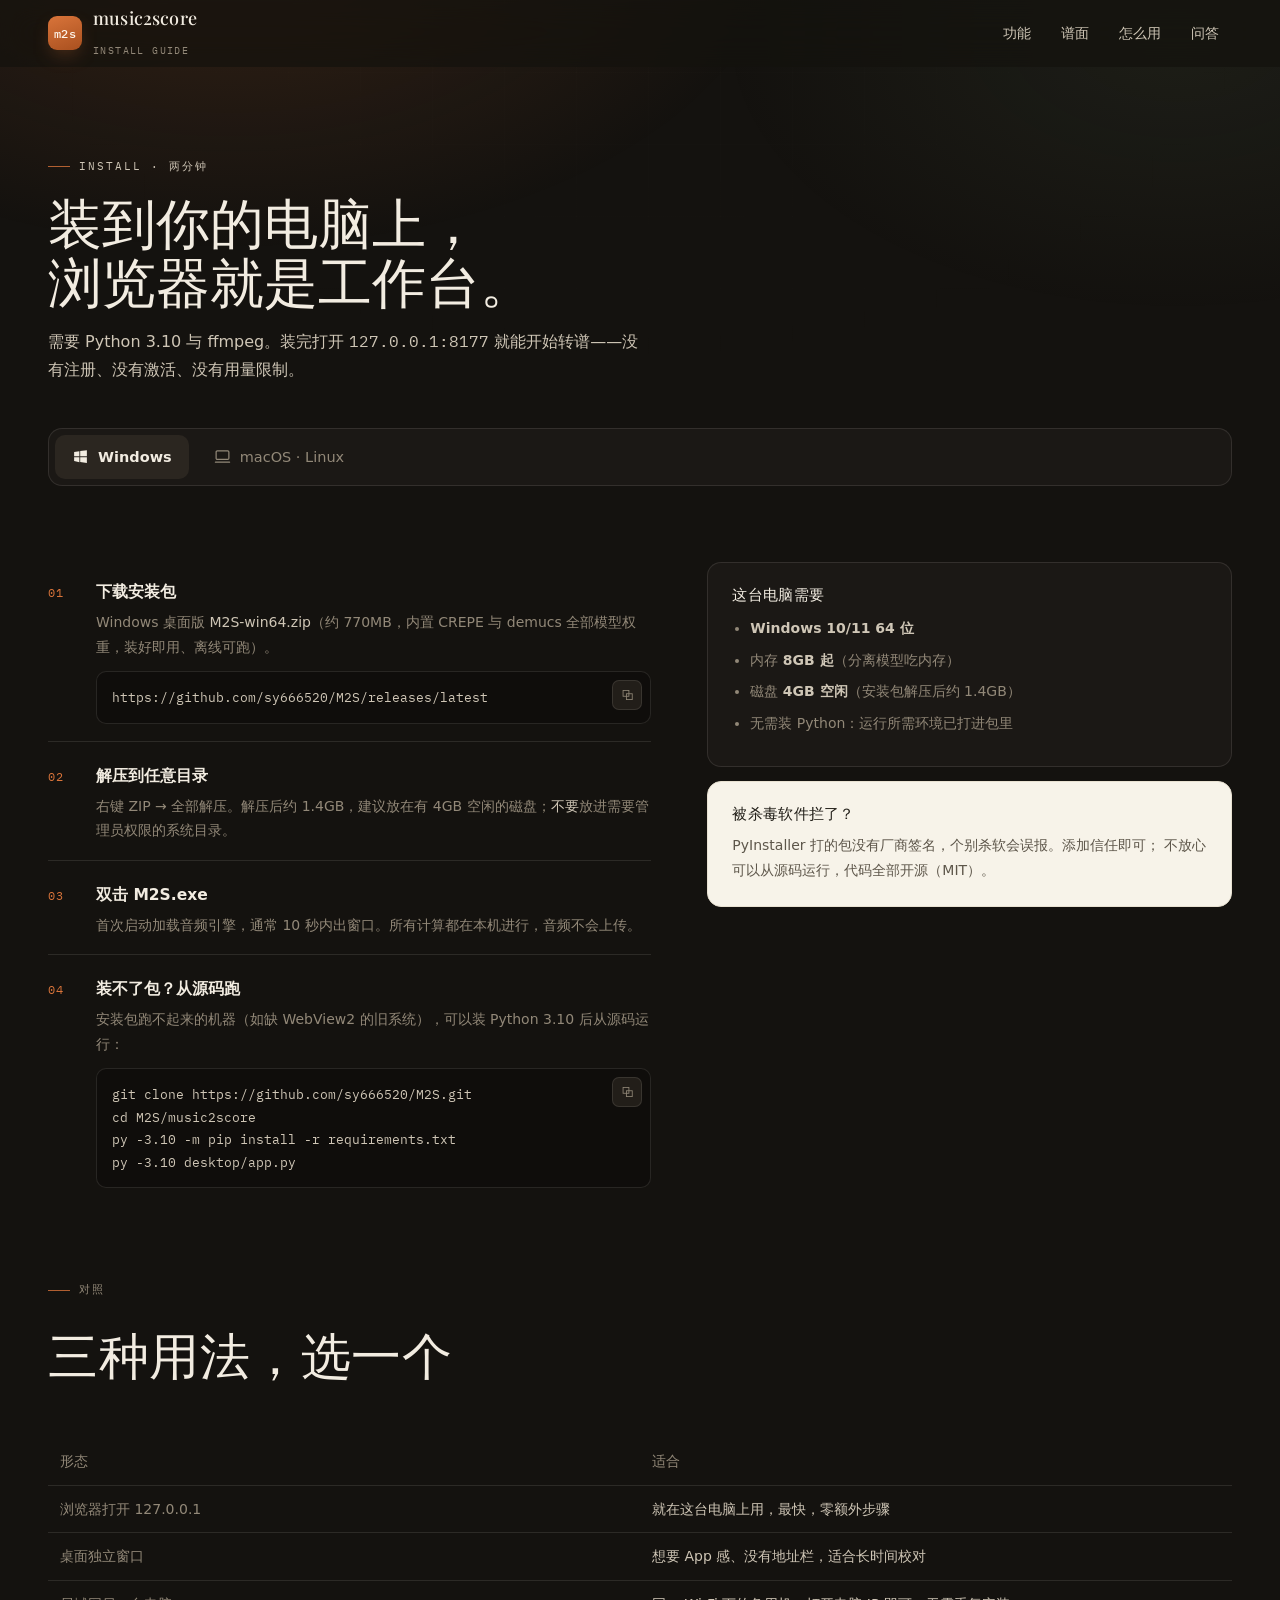
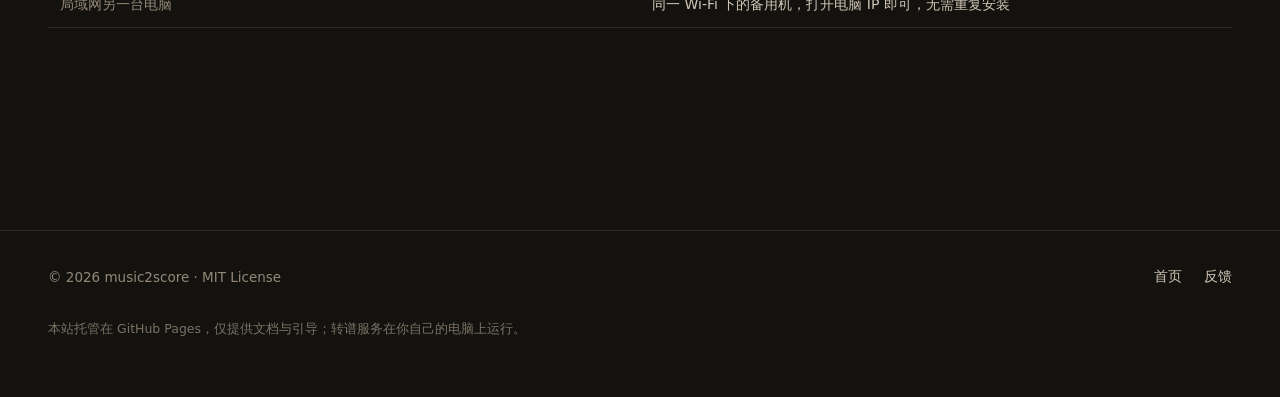
<file: docs/install.html>
<!DOCTYPE html>
<html lang="zh-CN">
<head>
<meta charset="UTF-8">
<meta name="viewport" content="width=device-width, initial-scale=1, viewport-fit=cover">
<title>安装 · music2score</title>
<meta name="description" content="music2score 安装指南：Windows / macOS / Linux 运行。需要 Python 3.10 与 ffmpeg。">
<meta name="theme-color" content="#14120f">
<link rel="canonical" href="https://sy666520.github.io/M2S/install.html">
<link rel="icon" href="icons/icon.svg" type="image/svg+xml">
<link rel="stylesheet" href="styles/site.css">
</head>
<body>

<header class="nav" id="nav">
  <div class="wrap nav-inner">
    <a class="brand" href="./">
      <span class="brand-mark">m2s</span>
      <span>
        <span class="brand-name">music2score</span><br>
        <span class="brand-tag">install guide</span>
      </span>
    </a>
    <nav class="nav-links" id="navLinks" aria-label="主导航">
      <a href="index.html#features">功能</a>
      <a href="index.html#look">谱面</a>
      <a href="index.html#how">怎么用</a>
      <a href="index.html#faq">问答</a>
    </nav>
    <button class="nav-toggle" id="navToggle" type="button" aria-label="展开菜单" aria-expanded="false" aria-controls="navLinks">
      <svg width="18" height="18" viewBox="0 0 24 24" fill="none" stroke="currentColor" stroke-width="1.8" stroke-linecap="round">
        <path d="M4 7h16M4 12h16M4 17h16"/>
      </svg>
    </button>
  </div>
</header>

<main class="wrap">

  <section class="install-hero">
    <p class="kicker reveal">Install · 两分钟</p>
    <h1 class="reveal" data-delay="1">装到你的电脑上，<br>浏览器就是工作台。</h1>
    <p class="reveal" data-delay="2">
      需要 Python 3.10 与 ffmpeg。装完打开 <code style="font-family:var(--mono);color:var(--text-dim)">127.0.0.1:8177</code>
      就能开始转谱——没有注册、没有激活、没有用量限制。
    </p>

    <div class="platform-tabs reveal" data-delay="4" role="tablist" aria-label="平台">
      <button class="ptab" role="tab" id="pt-win" aria-controls="p-win" aria-selected="true">
        <svg viewBox="0 0 24 24" fill="currentColor" aria-hidden="true"><path d="M3 5.6l7.4-1v7.1H3V5.6Zm8.6-1.2L21 3v8.7h-9.4V4.4ZM3 12.9h7.4v7.1L3 18.4v-5.5Zm8.6 0H21V21l-9.4-1.3v-6.8Z"/></svg>
        Windows
      </button>
      <button class="ptab" role="tab" id="pt-mac" aria-controls="p-mac" aria-selected="false">
        <svg viewBox="0 0 24 24" fill="none" stroke="currentColor" stroke-width="1.7" stroke-linecap="round" stroke-linejoin="round" aria-hidden="true"><rect x="3" y="4" width="18" height="12" rx="1.6"/><path d="M2 20h20"/></svg>
        macOS · Linux
      </button>
    </div>
  </section>

  <!-- ================= Windows ================= -->
  <section class="plat-panel is-active" id="p-win" role="tabpanel" aria-labelledby="pt-win">
    <div class="plat-grid">
      <ol class="install-steps">
        <li>
          <span class="num">01</span>
          <div>
            <b>下载安装包</b>
            <p>Windows 桌面版 <em>M2S-win64.zip</em>（约 770MB，内置 CREPE 与 demucs 全部模型权重，装好即用、离线可跑）。</p>
            <div class="code"><button class="copy" type="button" aria-label="复制">⧉</button>https://github.com/sy666520/M2S/releases/latest</div>
          </div>
        </li>
        <li>
          <span class="num">02</span>
          <div>
            <b>解压到任意目录</b>
            <p>右键 ZIP → 全部解压。解压后约 1.4GB，建议放在有 4GB 空闲的磁盘；<em>不要</em>放进需要管理员权限的系统目录。</p>
          </div>
        </li>
        <li>
          <span class="num">03</span>
          <div>
            <b>双击 M2S.exe</b>
            <p>首次启动加载音频引擎，通常 10 秒内出窗口。所有计算都在本机进行，音频不会上传。</p>
          </div>
        </li>
        <li>
          <span class="num">04</span>
          <div>
            <b>装不了包？从源码跑</b>
            <p>安装包跑不起来的机器（如缺 WebView2 的旧系统），可以装 Python 3.10 后从源码运行：</p>
            <div class="code"><button class="copy" type="button" aria-label="复制">⧉</button>git clone https://github.com/sy666520/M2S.git
cd M2S/music2score
py -3.10 -m pip install -r requirements.txt
py -3.10 desktop/app.py</div>
          </div>
        </li>
      </ol>

      <aside>
        <div class="side-card">
          <h3>这台电脑需要</h3>
          <ul>
            <li><strong>Windows 10/11 64 位</strong></li>
            <li>内存 <strong>8GB 起</strong>（分离模型吃内存）</li>
            <li>磁盘 <strong>4GB 空闲</strong>（安装包解压后约 1.4GB）</li>
            <li>无需装 Python：运行所需环境已打进包里</li>
          </ul>
        </div>
        <div class="side-card paper">
          <h3>被杀毒软件拦了？</h3>
          <p style="color:var(--ink-soft);font-size:14px;margin:10px 0 0">
            PyInstaller 打的包没有厂商签名，个别杀软会误报。添加信任即可；
            不放心可以从源码运行，代码全部开源（MIT）。
          </p>
        </div>
      </aside>
    </div>
  </section>

  <!-- ================= macOS / Linux ================= -->
  <section class="plat-panel" id="p-mac" role="tabpanel" aria-labelledby="pt-mac">
    <div class="plat-grid">
      <ol class="install-steps">
        <li>
          <span class="num">01</span>
          <div>
            <b>装 Python 3.10 与 ffmpeg</b>
            <div class="code"><button class="copy" type="button" aria-label="复制">⧉</button># macOS
brew install python@3.10 ffmpeg

# Ubuntu / Debian
sudo apt install python3.10 python3.10-venv ffmpeg</div>
          </div>
        </li>
        <li>
          <span class="num">02</span>
          <div>
            <b>建虚拟环境并装依赖</b>
            <p>别装进系统 Python，避免和系统包打架。</p>
            <div class="code"><button class="copy" type="button" aria-label="复制">⧉</button>git clone https://github.com/sy666520/M2S.git
cd M2S/music2score
python3.10 -m venv .venv &amp;&amp; source .venv/bin/activate
pip install -r requirements.txt</div>
          </div>
        </li>
        <li>
          <span class="num">03</span>
          <div>
            <b>启动</b>
            <div class="code"><button class="copy" type="button" aria-label="复制">⧉</button>python -m uvicorn backend.main:app --port 8177</div>
            <p>Apple Silicon 会自动走 MPS 加速；Intel Mac 走 CPU，速度约为同价位 PC 的一半。</p>
          </div>
        </li>
      </ol>

      <aside>
        <div class="side-card">
          <h3>说明</h3>
          <ul>
            <li>M 系列芯片：<strong>MPS 加速可用</strong></li>
            <li>Linux 服务器：加 <code style="font-family:var(--mono)">--host 0.0.0.0</code> 可供局域网其他电脑访问</li>
            <li>桌面壳依赖 WebKit，macOS 自带</li>
          </ul>
        </div>
        <div class="side-card paper">
          <h3>打印友好</h3>
          <p>导出的简谱与六线谱是矢量 SVG，A4 直出不失真，可交给打印店装订。</p>
        </div>
      </aside>
    </div>
  </section>

  <section class="section" style="padding-top:clamp(40px,6vw,64px)">
    <div class="section-head reveal">
      <p class="kicker">对照</p>
      <h2 class="section-title">三种用法，选一个</h2>
    </div>
    <table class="spec-table reveal">
      <thead>
        <tr><th scope="col">形态</th><th scope="col">适合</th></tr>
      </thead>
      <tbody>
        <tr><th scope="row">浏览器打开 127.0.0.1</th><td>就在这台电脑上用，最快，零额外步骤</td></tr>
        <tr><th scope="row">桌面独立窗口</th><td>想要 App 感、没有地址栏，适合长时间校对</td></tr>
        <tr><th scope="row">局域网另一台电脑</th><td>同一 Wi-Fi 下的备用机，打开电脑 IP 即可，无需重复安装</td></tr>
      </tbody>
    </table>
  </section>

</main>

<footer class="footer">
  <div class="wrap footer-inner">
    <div>© <span id="year">2026</span> music2score · MIT License</div>
    <nav class="footer-links" aria-label="页脚链接">
      <a href="index.html">首页</a>
      <a href="https://github.com/sy666520/M2S/issues" target="_blank" rel="noopener">反馈</a>
    </nav>
    <p class="footer-note">本站托管在 GitHub Pages，仅提供文档与引导；转谱服务在你自己的电脑上运行。</p>
  </div>
</footer>

<script src="scripts/site.js"></script>
</body>
</html>
</file>
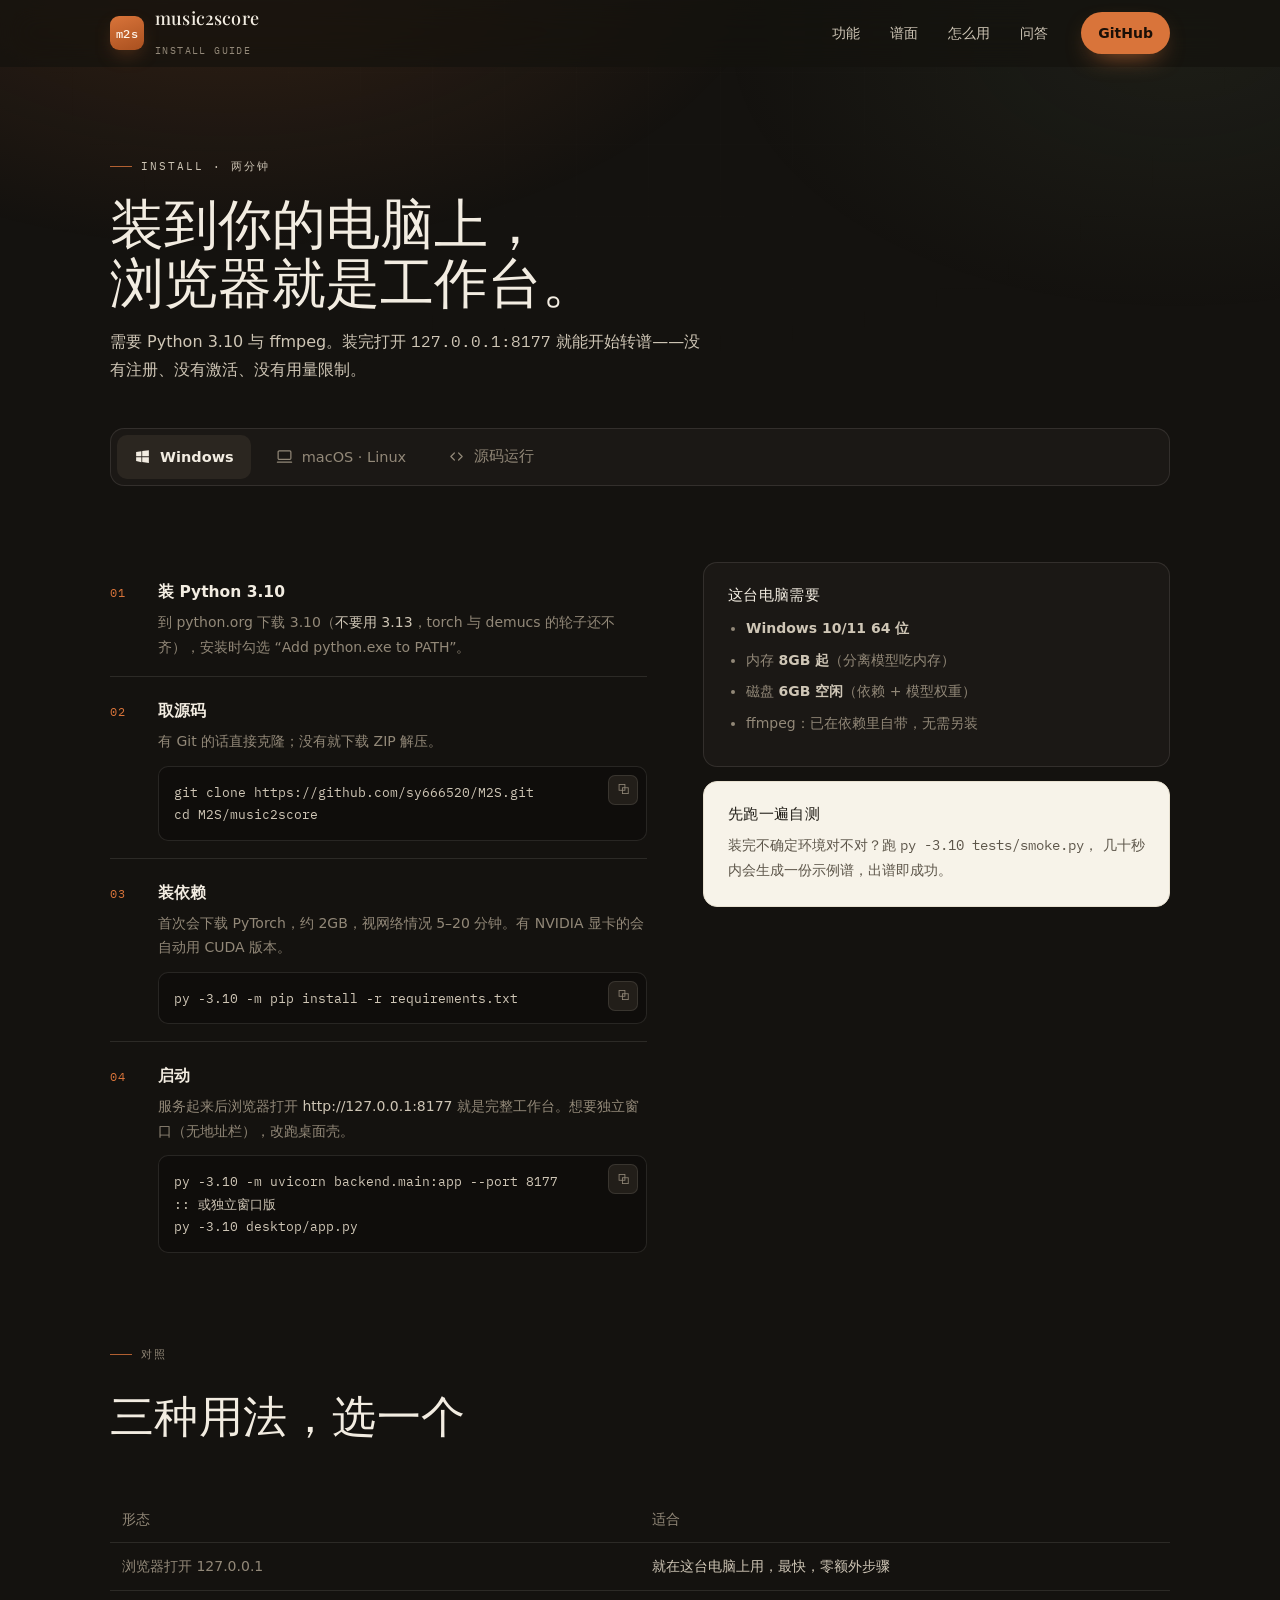
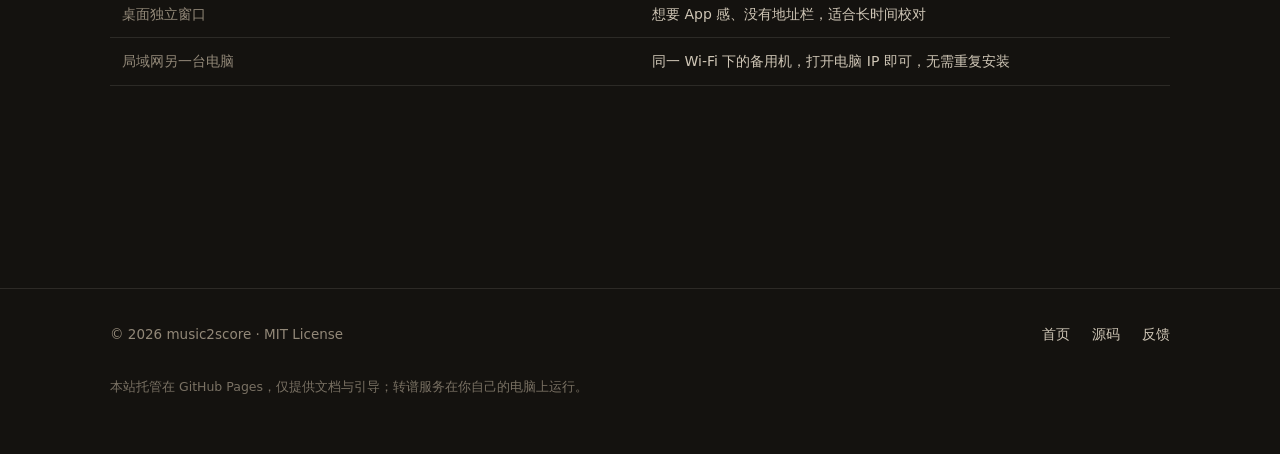
<file: site/install.html>
<!DOCTYPE html>
<html lang="zh-CN">
<head>
<meta charset="UTF-8">
<meta name="viewport" content="width=device-width, initial-scale=1, viewport-fit=cover">
<title>安装 · music2score</title>
<meta name="description" content="music2score 安装指南：Windows / macOS / Linux 运行，或从源码启动。需要 Python 3.10 与 ffmpeg。">
<meta name="theme-color" content="#14120f">
<link rel="canonical" href="https://sy666520.github.io/M2S/install.html">
<link rel="icon" href="icons/icon.svg" type="image/svg+xml">
<link rel="stylesheet" href="styles/site.css">
</head>
<body>

<header class="nav" id="nav">
  <div class="wrap nav-inner">
    <a class="brand" href="./">
      <span class="brand-mark">m2s</span>
      <span>
        <span class="brand-name">music2score</span><br>
        <span class="brand-tag">install guide</span>
      </span>
    </a>
    <nav class="nav-links" id="navLinks" aria-label="主导航">
      <a href="index.html#features">功能</a>
      <a href="index.html#look">谱面</a>
      <a href="index.html#how">怎么用</a>
      <a href="index.html#faq">问答</a>
    </nav>
    <a class="nav-cta" href="https://github.com/sy666520/M2S" target="_blank" rel="noopener">GitHub</a>
    <button class="nav-toggle" id="navToggle" type="button" aria-label="展开菜单" aria-expanded="false" aria-controls="navLinks">
      <svg width="18" height="18" viewBox="0 0 24 24" fill="none" stroke="currentColor" stroke-width="1.8" stroke-linecap="round">
        <path d="M4 7h16M4 12h16M4 17h16"/>
      </svg>
    </button>
  </div>
</header>

<main class="wrap">

  <section class="install-hero">
    <p class="kicker reveal">Install · 两分钟</p>
    <h1 class="reveal" data-delay="1">装到你的电脑上，<br>浏览器就是工作台。</h1>
    <p class="reveal" data-delay="2">
      需要 Python 3.10 与 ffmpeg。装完打开 <code style="font-family:var(--mono);color:var(--text-dim)">127.0.0.1:8177</code>
      就能开始转谱——没有注册、没有激活、没有用量限制。
    </p>

    <div class="platform-tabs reveal" data-delay="4" role="tablist" aria-label="平台">
      <button class="ptab" role="tab" id="pt-win" aria-controls="p-win" aria-selected="true">
        <svg viewBox="0 0 24 24" fill="currentColor" aria-hidden="true"><path d="M3 5.6l7.4-1v7.1H3V5.6Zm8.6-1.2L21 3v8.7h-9.4V4.4ZM3 12.9h7.4v7.1L3 18.4v-5.5Zm8.6 0H21V21l-9.4-1.3v-6.8Z"/></svg>
        Windows
      </button>
      <button class="ptab" role="tab" id="pt-mac" aria-controls="p-mac" aria-selected="false">
        <svg viewBox="0 0 24 24" fill="none" stroke="currentColor" stroke-width="1.7" stroke-linecap="round" stroke-linejoin="round" aria-hidden="true"><rect x="3" y="4" width="18" height="12" rx="1.6"/><path d="M2 20h20"/></svg>
        macOS · Linux
      </button>
      <button class="ptab" role="tab" id="pt-src" aria-controls="p-src" aria-selected="false">
        <svg viewBox="0 0 24 24" fill="none" stroke="currentColor" stroke-width="1.7" stroke-linecap="round" stroke-linejoin="round" aria-hidden="true"><path d="M9 7l-5 5 5 5M15 7l5 5-5 5"/></svg>
        源码运行
      </button>
    </div>
  </section>

  <!-- ================= Windows ================= -->
  <section class="plat-panel is-active" id="p-win" role="tabpanel" aria-labelledby="pt-win">
    <div class="plat-grid">
      <ol class="install-steps">
        <li>
          <span class="num">01</span>
          <div>
            <b>装 Python 3.10</b>
            <p>到 python.org 下载 3.10（<em>不要用 3.13</em>，torch 与 demucs 的轮子还不齐），安装时勾选 “Add python.exe to PATH”。</p>
          </div>
        </li>
        <li>
          <span class="num">02</span>
          <div>
            <b>取源码</b>
            <p>有 Git 的话直接克隆；没有就下载 ZIP 解压。</p>
            <div class="code"><button class="copy" type="button" aria-label="复制">⧉</button>git clone https://github.com/sy666520/M2S.git
cd M2S/music2score</div>
          </div>
        </li>
        <li>
          <span class="num">03</span>
          <div>
            <b>装依赖</b>
            <p>首次会下载 PyTorch，约 2GB，视网络情况 5–20 分钟。有 NVIDIA 显卡的会自动用 CUDA 版本。</p>
            <div class="code"><button class="copy" type="button" aria-label="复制">⧉</button>py -3.10 -m pip install -r requirements.txt</div>
          </div>
        </li>
        <li>
          <span class="num">04</span>
          <div>
            <b>启动</b>
            <p>服务起来后浏览器打开 <em>http://127.0.0.1:8177</em> 就是完整工作台。想要独立窗口（无地址栏），改跑桌面壳。</p>
            <div class="code"><button class="copy" type="button" aria-label="复制">⧉</button>py -3.10 -m uvicorn backend.main:app --port 8177
:: 或独立窗口版
py -3.10 desktop/app.py</div>
          </div>
        </li>
      </ol>

      <aside>
        <div class="side-card">
          <h3>这台电脑需要</h3>
          <ul>
            <li><strong>Windows 10/11 64 位</strong></li>
            <li>内存 <strong>8GB 起</strong>（分离模型吃内存）</li>
            <li>磁盘 <strong>6GB 空闲</strong>（依赖 + 模型权重）</li>
            <li>ffmpeg：已在依赖里自带，无需另装</li>
          </ul>
        </div>
        <div class="side-card paper">
          <h3>先跑一遍自测</h3>
          <p style="color:var(--ink-soft);font-size:14px;margin:10px 0 0">
            装完不确定环境对不对？跑 <code style="font-family:var(--mono)">py -3.10 tests/smoke.py</code>，
            几十秒内会生成一份示例谱，出谱即成功。
          </p>
        </div>
      </aside>
    </div>
  </section>

  <!-- ================= macOS / Linux ================= -->
  <section class="plat-panel" id="p-mac" role="tabpanel" aria-labelledby="pt-mac">
    <div class="plat-grid">
      <ol class="install-steps">
        <li>
          <span class="num">01</span>
          <div>
            <b>装 Python 3.10 与 ffmpeg</b>
            <div class="code"><button class="copy" type="button" aria-label="复制">⧉</button># macOS
brew install python@3.10 ffmpeg

# Ubuntu / Debian
sudo apt install python3.10 python3.10-venv ffmpeg</div>
          </div>
        </li>
        <li>
          <span class="num">02</span>
          <div>
            <b>建虚拟环境并装依赖</b>
            <p>别装进系统 Python，避免和系统包打架。</p>
            <div class="code"><button class="copy" type="button" aria-label="复制">⧉</button>git clone https://github.com/sy666520/M2S.git
cd M2S/music2score
python3.10 -m venv .venv &amp;&amp; source .venv/bin/activate
pip install -r requirements.txt</div>
          </div>
        </li>
        <li>
          <span class="num">03</span>
          <div>
            <b>启动</b>
            <div class="code"><button class="copy" type="button" aria-label="复制">⧉</button>python -m uvicorn backend.main:app --port 8177</div>
            <p>Apple Silicon 会自动走 MPS 加速；Intel Mac 走 CPU，速度约为同价位 PC 的一半。</p>
          </div>
        </li>
      </ol>

      <aside>
        <div class="side-card">
          <h3>说明</h3>
          <ul>
            <li>M 系列芯片：<strong>MPS 加速可用</strong></li>
            <li>Linux 服务器：加 <code style="font-family:var(--mono)">--host 0.0.0.0</code> 可供局域网其他电脑访问</li>
            <li>桌面壳依赖 WebKit，macOS 自带</li>
          </ul>
        </div>
        <div class="side-card paper">
          <h3>打印友好</h3>
          <p>导出的简谱与六线谱是矢量 SVG，A4 直出不失真，可交给打印店装订。</p>
        </div>
      </aside>
    </div>
  </section>

  <!-- ================= 源码 ================= -->
  <section class="plat-panel" id="p-src" role="tabpanel" aria-labelledby="pt-src">
    <div class="plat-grid">
      <ol class="install-steps">
        <li>
          <span class="num">01</span>
          <div>
            <b>克隆与安装</b>
            <div class="code"><button class="copy" type="button" aria-label="复制">⧉</button>git clone https://github.com/sy666520/M2S.git
cd M2S/music2score
py -3.10 -m pip install -r requirements.txt</div>
          </div>
        </li>
        <li>
          <span class="num">02</span>
          <div>
            <b>跑自测</b>
            <p>不依赖显卡，几十秒跑完；能出谱说明环境没问题。</p>
            <div class="code"><button class="copy" type="button" aria-label="复制">⧉</button>py -3.10 tests/smoke.py</div>
          </div>
        </li>
        <li>
          <span class="num">03</span>
          <div>
            <b>改商业开关（可选）</b>
            <p>默认全免费。要启用「每日额度 + 推广位 + 激活码」把 <em>data/billing.json</em> 里 enabled 改 true；
               生成激活码还需自备环境变量 <em>M2S_LICENSE_SECRET</em>（不随代码分发）。</p>
          </div>
        </li>
      </ol>

      <aside>
        <div class="side-card">
          <h3>仓库</h3>
          <ul>
            <li>许可证：<strong>MIT</strong>，可商用、可闭源分发</li>
            <li>后端：FastAPI + PyTorch</li>
            <li>前端：原生 JS，无构建步骤</li>
            <li>渲染：Verovio（五线谱）+ 自写简谱 / TAB</li>
          </ul>
        </div>
        <div class="side-card">
          <h3>参与</h3>
          <p style="color:var(--muted);font-size:14px;margin:10px 0 0">
            问题与建议走 <a href="https://github.com/sy666520/M2S/issues" target="_blank" rel="noopener" style="color:var(--accent)">GitHub Issues</a>。
            识别层是插件式的：实现 Transcriber 接口并注册，就能换算法。
          </p>
        </div>
      </aside>
    </div>
  </section>

  <section class="section" style="padding-top:clamp(40px,6vw,64px)">
    <div class="section-head reveal">
      <p class="kicker">对照</p>
      <h2 class="section-title">三种用法，选一个</h2>
    </div>
    <table class="spec-table reveal">
      <thead>
        <tr><th scope="col">形态</th><th scope="col">适合</th></tr>
      </thead>
      <tbody>
        <tr><th scope="row">浏览器打开 127.0.0.1</th><td>就在这台电脑上用，最快，零额外步骤</td></tr>
        <tr><th scope="row">桌面独立窗口</th><td>想要 App 感、没有地址栏，适合长时间校对</td></tr>
        <tr><th scope="row">局域网另一台电脑</th><td>同一 Wi-Fi 下的备用机，打开电脑 IP 即可，无需重复安装</td></tr>
      </tbody>
    </table>
  </section>

</main>

<footer class="footer">
  <div class="wrap footer-inner">
    <div>© <span id="year">2026</span> music2score · MIT License</div>
    <nav class="footer-links" aria-label="页脚链接">
      <a href="index.html">首页</a>
      <a href="https://github.com/sy666520/M2S" target="_blank" rel="noopener">源码</a>
      <a href="https://github.com/sy666520/M2S/issues" target="_blank" rel="noopener">反馈</a>
    </nav>
    <p class="footer-note">本站托管在 GitHub Pages，仅提供文档与引导；转谱服务在你自己的电脑上运行。</p>
  </div>
</footer>

<script src="scripts/site.js"></script>
</body>
</html>
</file>
<file: docs/styles/site.css>
/* ============================================================
   music2score · 产品站点
   语言：暖黑"暗房" + 米白"纸张"，唯一强调色朱砂琥珀。
   只用于 site/ 下的静态页面，与应用内 CSS 解耦。
   ============================================================ */

@font-face {
  font-family: "Playfair Display";
  font-style: normal;
  font-weight: 500;
  font-display: swap;
  src: url("../fonts/playfair-latin.woff2") format("woff2");
  unicode-range: U+0000-00FF, U+0131, U+0152-0153, U+02BB-02BC, U+02C6, U+02DA, U+02DC,
    U+0304, U+0308, U+0329, U+2000-206F, U+20AC, U+2122, U+2191, U+2193, U+2212, U+2215, U+FEFF, U+FFFD;
}
@font-face {
  font-family: "IBM Plex Mono";
  font-style: normal;
  font-weight: 400;
  font-display: swap;
  src: url("../fonts/plex-400.woff2") format("woff2");
  unicode-range: U+0000-00FF, U+0131, U+0152-0153, U+02BB-02BC, U+02C6, U+02DA, U+02DC,
    U+0304, U+0308, U+0329, U+2000-206F, U+20AC, U+2122, U+2191, U+2193, U+2212, U+2215, U+FEFF, U+FFFD;
}
@font-face {
  font-family: "IBM Plex Mono";
  font-style: normal;
  font-weight: 500;
  font-display: swap;
  src: url("../fonts/plex-500.woff2") format("woff2");
  unicode-range: U+0000-00FF, U+0131, U+0152-0153, U+02BB-02BC, U+02C6, U+02DA, U+02DC,
    U+0304, U+0308, U+0329, U+2000-206F, U+20AC, U+2122, U+2191, U+2193, U+2212, U+2215, U+FEFF, U+FFFD;
}

:root {
  --bg: #14120f;
  --surface: #1b1815;
  --surface-2: #221e19;
  --surface-3: #2b2620;
  --text: #f2ece1;
  --text-dim: #cfc6b6;
  --muted: #928878;
  --border: rgba(242, 236, 225, 0.11);
  --border-strong: rgba(242, 236, 225, 0.2);
  --paper: #f7f3e9;
  --paper-edge: #e8e1d1;
  --ink: #211e18;
  --ink-soft: #5d564a;
  --accent: #d9743a;
  --accent-soft: rgba(217, 116, 58, 0.14);
  --ok: #7d9a6f;

  --display: "Playfair Display", "Songti SC", "STSong", "SimSun", Georgia, serif;
  --body: "PingFang SC", "HarmonyOS Sans SC", "Microsoft YaHei", "Hiragino Sans GB",
    "Source Han Sans SC", "Noto Sans CJK SC", system-ui, sans-serif;
  --mono: "IBM Plex Mono", "JetBrains Mono", "Cascadia Mono", Consolas, monospace;

  --wrap: 1400px;
  --gut: clamp(20px, 4vw, 48px);
  --radius: 14px;
  --radius-sm: 8px;
  --shadow-lg: 0 40px 90px -30px rgba(0, 0, 0, 0.75);
  --ease: cubic-bezier(0.22, 0.7, 0.28, 1);
}

* { box-sizing: border-box; }

html {
  scroll-behavior: smooth;
  -webkit-text-size-adjust: 100%;
}

body {
  margin: 0;
  background: var(--bg);
  color: var(--text);
  font-family: var(--body);
  font-size: 16px;
  line-height: 1.75;
  -webkit-font-smoothing: antialiased;
  overflow-x: hidden;
}

/* 暗房里的一点光：顶部暖色光晕 + 极细网格 */
body::before {
  content: "";
  position: fixed;
  inset: 0;
  pointer-events: none;
  z-index: 0;
  background:
    radial-gradient(900px 520px at 18% -8%, rgba(217, 116, 58, 0.16), transparent 62%),
    radial-gradient(760px 460px at 92% 4%, rgba(125, 154, 111, 0.09), transparent 60%);
}
body::after {
  content: "";
  position: fixed;
  inset: 0;
  pointer-events: none;
  z-index: 0;
  opacity: 0.5;
  background-image:
    linear-gradient(to right, rgba(242, 236, 225, 0.028) 1px, transparent 1px),
    linear-gradient(to bottom, rgba(242, 236, 225, 0.028) 1px, transparent 1px);
  background-size: 72px 72px;
  mask-image: radial-gradient(60% 50% at 50% 0%, #000 0%, transparent 100%);
  -webkit-mask-image: radial-gradient(60% 50% at 50% 0%, #000 0%, transparent 100%);
}

img { max-width: 100%; display: block; }
a { color: inherit; text-decoration: none; }

.wrap {
  position: relative;
  z-index: 1;
  width: 100%;
  max-width: var(--wrap);
  margin: 0 auto;
  padding: 0 var(--gut);
}

/* ------------------------------------------------ 导航 */

.nav {
  position: sticky;
  top: 0;
  z-index: 50;
  backdrop-filter: blur(16px) saturate(140%);
  -webkit-backdrop-filter: blur(16px) saturate(140%);
  background: rgba(20, 18, 15, 0.72);
  border-bottom: 1px solid transparent;
  transition: border-color 0.3s var(--ease), background 0.3s var(--ease);
}
.nav.is-stuck {
  border-bottom-color: var(--border);
  background: rgba(20, 18, 15, 0.9);
}
.nav-inner {
  display: flex;
  align-items: center;
  gap: 20px;
  height: 66px;
}
.brand {
  display: flex;
  align-items: center;
  gap: 11px;
  flex-shrink: 0;
}
.brand-mark {
  display: grid;
  place-items: center;
  width: 34px;
  height: 34px;
  border-radius: 9px;
  background: linear-gradient(160deg, var(--accent), #a9501f);
  color: #fff6ec;
  font-family: var(--mono);
  font-size: 12px;
  font-weight: 500;
  letter-spacing: 0.04em;
  box-shadow: 0 8px 22px -10px rgba(217, 116, 58, 0.9);
}
.brand-name {
  font-family: var(--display);
  font-size: 18px;
  letter-spacing: 0.01em;
}
.brand-tag {
  font-family: var(--mono);
  font-size: 10px;
  color: var(--muted);
  letter-spacing: 0.14em;
  text-transform: uppercase;
}

.nav-links {
  display: flex;
  gap: 4px;
  margin-left: auto;
}
.nav-links a {
  padding: 8px 13px;
  border-radius: 999px;
  font-size: 14px;
  color: var(--text-dim);
  transition: color 0.2s, background 0.2s;
}
.nav-links a:hover { color: var(--text); background: rgba(242, 236, 225, 0.06); }

.nav-cta {
  display: inline-flex;
  align-items: center;
  gap: 7px;
  padding: 9px 17px;
  border-radius: 999px;
  background: var(--accent);
  color: #1a0f07;
  font-size: 14px;
  font-weight: 600;
  box-shadow: 0 10px 26px -12px rgba(217, 116, 58, 0.95);
  transition: transform 0.2s var(--ease), box-shadow 0.2s;
}
.nav-cta:hover { transform: translateY(-1px); box-shadow: 0 14px 30px -12px rgba(217, 116, 58, 1); }

.nav-toggle {
  display: none;
  margin-left: auto;
  width: 44px;
  height: 44px;
  border: 1px solid var(--border);
  border-radius: 10px;
  background: transparent;
  color: var(--text);
  cursor: pointer;
}

/* ------------------------------------------------ 通用排版 */

.kicker {
  display: inline-flex;
  align-items: center;
  gap: 9px;
  font-family: var(--mono);
  font-size: 11px;
  letter-spacing: 0.18em;
  text-transform: uppercase;
  color: var(--muted);
}
.kicker::before {
  content: "";
  width: 22px;
  height: 1px;
  background: var(--accent);
  opacity: 0.8;
}

h1, h2, h3 { font-weight: 500; margin: 0; line-height: 1.15; }

.section-title {
  font-family: var(--display);
  font-size: clamp(28px, 4vw, 50px);
  letter-spacing: 0.01em;
  margin: 14px 0 0;
}
.section-sub {
  margin: 14px 0 0;
  max-width: 56ch;
  color: var(--text-dim);
  font-size: clamp(15px, 1.6vw, 18px);
}

.section { padding: clamp(64px, 10vw, 112px) 0; position: relative; }
.section-head { margin-bottom: clamp(32px, 5vw, 56px); }

/* ------------------------------------------------ Hero */

.hero {
  position: relative;
  padding: clamp(48px, 8vw, 92px) 0 clamp(56px, 8vw, 96px);
}
.hero-grid {
  display: grid;
  grid-template-columns: minmax(0, 1.02fr) minmax(0, 1.18fr);
  gap: clamp(28px, 5vw, 64px);
  align-items: center;
}
.hero-title {
  font-family: var(--display);
  font-size: clamp(36px, 4.6vw, 68px);
  line-height: 1.1;
  letter-spacing: -0.01em;
  margin: 18px 0 0;
  text-wrap: balance;
}
.hero-title em {
  font-style: normal;
  color: var(--accent);
  position: relative;
}
.hero-title em::after {
  content: "";
  position: absolute;
  left: 0;
  right: 0;
  bottom: 0.12em;
  height: 0.38em;
  background: var(--accent-soft);
  z-index: -1;
}
.hero-lead {
  margin: 22px 0 0;
  font-size: clamp(15px, 1.5vw, 19px);
  color: var(--text-dim);
  max-width: 46ch;
}
.hero-lead strong { color: var(--text); font-weight: 600; }

.hero-actions {
  display: flex;
  flex-wrap: wrap;
  gap: 12px;
  margin-top: 32px;
}
.btn {
  display: inline-flex;
  align-items: center;
  justify-content: center;
  gap: 9px;
  min-height: 46px;
  padding: 0 22px;
  border-radius: 999px;
  font-size: 15px;
  font-weight: 600;
  border: 1px solid transparent;
  cursor: pointer;
  transition: transform 0.2s var(--ease), background 0.2s, border-color 0.2s, box-shadow 0.2s;
  font-family: inherit;
}
.btn-solid {
  background: var(--accent);
  color: #1a0f07;
  box-shadow: 0 16px 34px -18px rgba(217, 116, 58, 1);
}
.btn-solid:hover { transform: translateY(-2px); }
.btn-ghost {
  border-color: var(--border-strong);
  color: var(--text);
  background: rgba(242, 236, 225, 0.03);
}
.btn-ghost:hover { background: rgba(242, 236, 225, 0.08); border-color: var(--text-dim); }
.btn-sm { min-height: 38px; padding: 0 15px; font-size: 13.5px; }

.hero-facts {
  display: flex;
  flex-wrap: wrap;
  gap: 10px 26px;
  margin-top: 34px;
  padding-top: 22px;
  border-top: 1px solid var(--border);
  font-size: 13px;
  color: var(--muted);
}
.hero-facts span { display: inline-flex; align-items: center; gap: 8px; }
.hero-facts b {
  font-family: var(--mono);
  font-weight: 500;
  color: var(--text-dim);
}

/* 右侧截图：纸张感卡片 */
.hero-visual { position: relative; }
.shot-frame {
  position: relative;
  border-radius: var(--radius);
  padding: 10px;
  background: linear-gradient(150deg, rgba(242, 236, 225, 0.14), rgba(242, 236, 225, 0.02) 45%);
  border: 1px solid var(--border);
  box-shadow: var(--shadow-lg);
  transform: perspective(1400px) rotateY(-4deg) rotateX(1.5deg);
  transition: transform 0.6s var(--ease);
}
.shot-frame:hover { transform: perspective(1400px) rotateY(0deg) rotateX(0deg); }
.shot-frame img {
  border-radius: 10px;
  width: 100%;
  filter: brightness(1.12) contrast(1.02);
}
.hero-badge {
  position: absolute;
  left: -14px;
  bottom: 26px;
  display: flex;
  align-items: center;
  gap: 10px;
  padding: 11px 15px;
  border-radius: 12px;
  background: rgba(27, 24, 21, 0.94);
  border: 1px solid var(--border-strong);
  box-shadow: 0 20px 40px -20px #000;
  font-size: 12.5px;
  color: var(--text-dim);
  backdrop-filter: blur(8px);
}
.hero-badge i {
  width: 7px;
  height: 7px;
  border-radius: 50%;
  background: var(--ok);
  box-shadow: 0 0 0 4px rgba(125, 154, 111, 0.16);
}
.hero-badge b { color: var(--text); font-weight: 600; }

/* ------------------------------------------------ 特性 */

.features {
  display: grid;
  grid-template-columns: repeat(2, minmax(0, 1fr));
  gap: 1px;
  background: var(--border);
  border: 1px solid var(--border);
  border-radius: var(--radius);
  overflow: hidden;
}
.feature {
  background: var(--bg);
  padding: clamp(24px, 3.4vw, 34px);
  transition: background 0.3s var(--ease);
}
.feature:hover { background: var(--surface); }
.feature-icon {
  width: 42px;
  height: 42px;
  border-radius: 11px;
  display: grid;
  place-items: center;
  background: var(--surface-2);
  border: 1px solid var(--border);
  color: var(--accent);
  margin-bottom: 18px;
}
.feature h3 { font-size: 18.5px; letter-spacing: 0.01em; }
.feature p { margin: 10px 0 0; color: var(--muted); font-size: 14.5px; line-height: 1.72; }
.feature p strong { color: var(--text-dim); font-weight: 600; }

/* ------------------------------------------------ 谱种切换 */

.tabs {
  display: inline-flex;
  gap: 4px;
  padding: 5px;
  border-radius: 999px;
  border: 1px solid var(--border);
  background: var(--surface);
  margin-bottom: 22px;
}
.tab {
  min-height: 38px;
  padding: 0 18px;
  border: 0;
  border-radius: 999px;
  background: transparent;
  color: var(--muted);
  font-family: inherit;
  font-size: 14px;
  cursor: pointer;
  transition: color 0.2s, background 0.2s;
}
.tab:hover { color: var(--text-dim); }
.tab[aria-selected="true"] {
  background: var(--accent);
  color: #1a0f07;
  font-weight: 600;
}
.panel { display: none; }
.panel.is-active { display: block; }
.panel-note {
  margin: 16px 0 0;
  font-size: 14px;
  color: var(--muted);
  max-width: 60ch;
}

/* 纸张样式的截图卡 */
.paper-shot {
  border-radius: var(--radius);
  overflow: hidden;
  border: 1px solid var(--border);
  background: var(--paper);
  box-shadow: var(--shadow-lg);
}
.paper-shot img { width: 100%; }

/* ------------------------------------------------ 步骤 */

.steps {
  display: grid;
  grid-template-columns: repeat(4, minmax(0, 1fr));
  gap: 22px;
  counter-reset: step;
}
.step {
  position: relative;
  padding-top: 26px;
  border-top: 1px solid var(--border);
  counter-increment: step;
}
.step::before {
  content: "0" counter(step);
  position: absolute;
  top: -1px;
  left: 0;
  transform: translateY(-50%);
  padding-right: 12px;
  background: var(--bg);
  font-family: var(--mono);
  font-size: 11px;
  letter-spacing: 0.16em;
  color: var(--accent);
}
.step h3 { font-size: 16.5px; margin-top: 6px; }
.step p { margin: 8px 0 0; font-size: 14px; color: var(--muted); }

/* ------------------------------------------------ 数据条 */

.stats {
  display: grid;
  grid-template-columns: repeat(4, minmax(0, 1fr));
  gap: 1px;
  background: var(--border);
  border-block: 1px solid var(--border);
}
.stat {
  background: var(--bg);
  padding: clamp(22px, 3vw, 32px) clamp(16px, 2.4vw, 26px);
}
.stat-num {
  font-family: var(--display);
  font-size: clamp(30px, 4.2vw, 42px);
  line-height: 1;
  color: var(--text);
  letter-spacing: -0.01em;
}
.stat-num small { font-size: 0.42em; color: var(--accent); margin-left: 3px; }
.stat-label { margin-top: 10px; font-size: 13px; color: var(--muted); }

/* ------------------------------------------------ 截图廊 */

.gallery {
  display: grid;
  grid-template-columns: repeat(2, minmax(0, 1fr));
  gap: 16px;
}
.gallery figure {
  position: relative;
  margin: 0;
  align-self: start;
  border-radius: var(--radius-sm);
  overflow: hidden;
  border: 1px solid var(--border);
  background: var(--surface);
  cursor: zoom-in;
  transition: transform 0.35s var(--ease), border-color 0.3s;
}
.gallery figure:hover { transform: translateY(-3px); border-color: var(--border-strong); }
/* 按原始比例完整显示，不裁切 UI 边缘 */
.gallery img { width: 100%; height: auto; }
.gallery figcaption {
  position: absolute;
  inset: auto 0 0 0;
  padding: 26px 14px 12px;
  font-size: 13px;
  color: var(--text-dim);
  background: linear-gradient(to top, rgba(20, 18, 15, 0.94), transparent);
}
.gallery figure.wide { grid-column: span 2; }

/* 图片放大 */
.lightbox {
  position: fixed;
  inset: 0;
  z-index: 100;
  display: none;
  place-items: center;
  padding: 4vmin;
  background: rgba(10, 9, 7, 0.94);
  backdrop-filter: blur(6px);
}
.lightbox.is-open { display: grid; }
.lightbox img {
  max-width: 100%;
  max-height: 86vh;
  border-radius: 10px;
  box-shadow: 0 40px 90px -20px #000;
}
.lightbox-close {
  position: absolute;
  top: 18px;
  right: 18px;
  width: 44px;
  height: 44px;
  border-radius: 50%;
  border: 1px solid var(--border-strong);
  background: rgba(27, 24, 21, 0.9);
  color: var(--text);
  font-size: 20px;
  cursor: pointer;
}

/* ------------------------------------------------ 问答 */

.faq { border-top: 1px solid var(--border); }
.faq details {
  border-bottom: 1px solid var(--border);
  padding: 4px 0;
}
.faq summary {
  display: flex;
  align-items: center;
  gap: 14px;
  padding: 20px 0;
  cursor: pointer;
  list-style: none;
  font-size: clamp(15px, 1.7vw, 16.5px);
  color: var(--text);
}
.faq summary::-webkit-details-marker { display: none; }
.faq summary::after {
  content: "+";
  margin-left: auto;
  font-family: var(--mono);
  color: var(--accent);
  font-size: 18px;
  transition: transform 0.25s var(--ease);
}
.faq details[open] summary::after { transform: rotate(45deg); }
.faq .answer {
  padding: 0 0 22px;
  max-width: 68ch;
  color: var(--muted);
  font-size: 14.5px;
  line-height: 1.78;
}
.faq .answer strong { color: var(--text-dim); }

/* ------------------------------------------------ 收尾 CTA */

.closing {
  position: relative;
  margin: clamp(48px, 8vw, 88px) 0 0;
  padding: clamp(34px, 6vw, 62px);
  border-radius: 18px;
  border: 1px solid var(--border);
  background:
    radial-gradient(620px 260px at 12% 0%, rgba(217, 116, 58, 0.14), transparent 68%),
    var(--surface);
  overflow: hidden;
}
.closing h2 {
  font-family: var(--display);
  font-size: clamp(26px, 4vw, 40px);
  max-width: 20ch;
}
.closing p { color: var(--text-dim); margin: 14px 0 26px; max-width: 52ch; }
.closing-actions { display: flex; flex-wrap: wrap; gap: 12px; }

/* ------------------------------------------------ 页脚 */

.footer {
  margin-top: clamp(56px, 8vw, 90px);
  padding: 34px 0 44px;
  border-top: 1px solid var(--border);
  font-size: 13.5px;
  color: var(--muted);
}
.footer-inner {
  display: flex;
  flex-wrap: wrap;
  gap: 16px 30px;
  align-items: center;
  justify-content: space-between;
}
.footer a { color: var(--text-dim); border-bottom: 1px solid transparent; }
.footer a:hover { border-bottom-color: var(--accent); color: var(--text); }
.footer-links { display: flex; gap: 22px; flex-wrap: wrap; }
.footer-note { flex-basis: 100%; font-size: 12.5px; color: rgba(146, 136, 120, 0.8); }

/* ------------------------------------------------ 安装页 */

.install-hero { padding: clamp(40px, 6vw, 72px) 0 clamp(24px, 4vw, 36px); }
.install-hero h1 {
  font-family: var(--display);
  font-size: clamp(32px, 5.4vw, 54px);
  line-height: 1.08;
  margin: 16px 0 0;
}
.install-hero p { margin: 18px 0 0; color: var(--text-dim); max-width: 58ch; }

.platform-tabs {
  display: flex;
  flex-wrap: wrap;
  gap: 8px;
  padding: 6px;
  border: 1px solid var(--border);
  border-radius: 14px;
  background: var(--surface);
  margin: clamp(26px, 4vw, 44px) 0 0;
}
.ptab {
  display: inline-flex;
  align-items: center;
  gap: 9px;
  min-height: 44px;
  padding: 0 17px;
  border: 0;
  border-radius: 10px;
  background: transparent;
  color: var(--muted);
  font-family: inherit;
  font-size: 14.5px;
  cursor: pointer;
  transition: background 0.2s, color 0.2s;
}
.ptab:hover { color: var(--text-dim); background: rgba(242, 236, 225, 0.04); }
.ptab[aria-selected="true"] { background: var(--surface-3); color: var(--text); font-weight: 600; }
.ptab svg { width: 17px; height: 17px; }

.plat-panel { display: none; padding-top: clamp(26px, 4vw, 40px); }
.plat-panel.is-active { display: block; }

.plat-grid {
  display: grid;
  grid-template-columns: minmax(0, 1.15fr) minmax(0, 1fr);
  gap: clamp(26px, 5vw, 56px);
  align-items: start;
}

.install-steps { list-style: none; margin: 0; padding: 0; display: grid; gap: 4px; }
.install-steps li {
  display: grid;
  grid-template-columns: 34px minmax(0, 1fr);
  gap: 14px;
  padding: 17px 0;
  border-bottom: 1px solid var(--border);
}
.install-steps li:last-child { border-bottom: 0; }
.install-steps .num {
  font-family: var(--mono);
  font-size: 12px;
  color: var(--accent);
  padding-top: 3px;
  letter-spacing: 0.08em;
}
.install-steps b { display: block; font-size: 15.5px; margin-bottom: 4px; }
.install-steps p { margin: 0; color: var(--muted); font-size: 14px; }
.install-steps em { font-style: normal; color: var(--text-dim); }

.code {
  position: relative;
  margin: 12px 0 0;
  padding: 14px 46px 14px 15px;
  border-radius: 10px;
  border: 1px solid var(--border);
  background: #0f0d0b;
  font-family: var(--mono);
  font-size: 12.5px;
  line-height: 1.8;
  color: var(--text-dim);
  overflow-x: auto;
  white-space: pre;
}
.code .copy {
  position: absolute;
  top: 8px;
  right: 8px;
  width: 30px;
  height: 30px;
  display: grid;
  place-items: center;
  border-radius: 7px;
  border: 1px solid var(--border);
  background: var(--surface-2);
  color: var(--muted);
  cursor: pointer;
}
.code .copy:hover { color: var(--text); border-color: var(--border-strong); }
.code .copy.done { color: var(--ok); border-color: rgba(125, 154, 111, 0.5); }

.side-card {
  border: 1px solid var(--border);
  border-radius: var(--radius);
  background: var(--surface);
  padding: 24px;
}
.side-card h3 { font-size: 15px; letter-spacing: 0.02em; }
.side-card ul { margin: 12px 0 0; padding-left: 18px; color: var(--muted); font-size: 14px; }
.side-card li { margin: 7px 0; }
.side-card li strong { color: var(--text-dim); }
.side-card + .side-card { margin-top: 14px; }
.side-card.paper {
  background: var(--paper);
  color: var(--ink);
  border-color: var(--paper-edge);
}
.side-card.paper h3 { color: var(--ink); }
.side-card.paper ul, .side-card.paper p { color: var(--ink-soft); }
.side-card.paper li strong { color: var(--ink); }

.note-strip {
  display: flex;
  gap: 12px;
  align-items: flex-start;
  margin-top: 18px;
  padding: 14px 16px;
  border-radius: 10px;
  border: 1px solid rgba(201, 162, 39, 0.28);
  background: rgba(201, 162, 39, 0.08);
  font-size: 13.5px;
  color: #e2cf9a;
  line-height: 1.65;
}
.note-strip svg { flex-shrink: 0; margin-top: 3px; color: #c9a227; }

.spec-table {
  width: 100%;
  border-collapse: collapse;
  font-size: 14px;
  margin-top: 6px;
}
.spec-table th, .spec-table td {
  text-align: left;
  padding: 11px 12px;
  border-bottom: 1px solid var(--border);
  vertical-align: top;
}
.spec-table th { color: var(--muted); font-weight: 500; width: 34%; }
.spec-table td { color: var(--text-dim); }

/* ------------------------------------------------ 进场动画 */

.reveal {
  opacity: 0;
  transform: translateY(16px);
  transition: opacity 0.7s var(--ease), transform 0.7s var(--ease);
}
.reveal.in { opacity: 1; transform: none; }

@media (prefers-reduced-motion: reduce) {
  html { scroll-behavior: auto; }
  .reveal { opacity: 1; transform: none; transition: none; }
  .shot-frame { transform: none; }
}

/* ------------------------------------------------ 响应式 */

@media (max-width: 980px) {
  .hero-grid { grid-template-columns: 1fr; }
  .hero-visual { margin-top: 12px; }
  .shot-frame { transform: none; }
  .features { grid-template-columns: 1fr; }
  .steps { grid-template-columns: repeat(2, minmax(0, 1fr)); }
  .stats { grid-template-columns: repeat(2, minmax(0, 1fr)); }
  .gallery { grid-template-columns: repeat(2, minmax(0, 1fr)); }
  .gallery figure.wide { grid-column: span 2; }
  .plat-grid { grid-template-columns: 1fr; }
}

@media (max-width: 720px) {
  .nav-links { display: none; }
  .nav-toggle { display: grid; place-items: center; }
  .nav-cta { display: none; }
  .nav.is-open .nav-links {
    display: flex;
    flex-direction: column;
    position: absolute;
    left: 0;
    right: 0;
    top: 66px;
    padding: 10px var(--gut) 18px;
    gap: 2px;
    background: rgba(20, 18, 15, 0.98);
    border-bottom: 1px solid var(--border);
  }
  .nav.is-open .nav-links a { padding: 12px 4px; border-radius: 8px; }
  .nav.is-open .nav-cta {
    display: flex;
    position: absolute;
    left: var(--gut);
    right: var(--gut);
    top: calc(66px + 190px);
    justify-content: center;
  }
  .hero { padding-top: 30px; }
  .hero-actions .btn { flex: 1 1 auto; }
  .gallery { grid-template-columns: 1fr; }
  .gallery figure.wide { grid-column: auto; }
  .tab, .ptab { padding: 0 14px; font-size: 13.5px; }
  .closing { border-radius: 14px; }

  /* 手机端截图：原图是"左侧栏 + 右侧谱面"的桌面布局，
     整图缩进屏宽后谱面只剩一条。这里放大到 140% 并左移，
     让 26%~98% 的谱面区域正好铺满屏宽，左侧栏移出画面。 */
  .shot-frame { overflow: hidden; }
  .shot-frame img,
  .paper-shot img {
    width: 140%;
    height: auto;
    max-width: none;
    margin-left: -36%;
    /* 原截图谱面下方约两成为深色空白，一并裁掉 */
    margin-bottom: -18%;
  }
  .gallery img {
    width: 140%;
    height: auto;
    max-width: none;
    margin-left: -36%;
  }
}

@media (max-width: 420px) {
  .steps { grid-template-columns: 1fr; }
  .stats { grid-template-columns: 1fr 1fr; }
  .hero-badge { left: 6px; bottom: 10px; font-size: 11.5px; padding: 9px 12px; }
}

/* 锚点定位时避开吸顶导航 */
section[id], .section[id] { scroll-margin-top: 84px; }
</file>
<file: site/styles/site.css>
/* ============================================================
   music2score · 产品站点
   语言：暖黑"暗房" + 米白"纸张"，唯一强调色朱砂琥珀。
   只用于 site/ 下的静态页面，与应用内 CSS 解耦。
   ============================================================ */

@font-face {
  font-family: "Playfair Display";
  font-style: normal;
  font-weight: 500;
  font-display: swap;
  src: url("../fonts/playfair-latin.woff2") format("woff2");
  unicode-range: U+0000-00FF, U+0131, U+0152-0153, U+02BB-02BC, U+02C6, U+02DA, U+02DC,
    U+0304, U+0308, U+0329, U+2000-206F, U+20AC, U+2122, U+2191, U+2193, U+2212, U+2215, U+FEFF, U+FFFD;
}
@font-face {
  font-family: "IBM Plex Mono";
  font-style: normal;
  font-weight: 400;
  font-display: swap;
  src: url("../fonts/plex-400.woff2") format("woff2");
  unicode-range: U+0000-00FF, U+0131, U+0152-0153, U+02BB-02BC, U+02C6, U+02DA, U+02DC,
    U+0304, U+0308, U+0329, U+2000-206F, U+20AC, U+2122, U+2191, U+2193, U+2212, U+2215, U+FEFF, U+FFFD;
}
@font-face {
  font-family: "IBM Plex Mono";
  font-style: normal;
  font-weight: 500;
  font-display: swap;
  src: url("../fonts/plex-500.woff2") format("woff2");
  unicode-range: U+0000-00FF, U+0131, U+0152-0153, U+02BB-02BC, U+02C6, U+02DA, U+02DC,
    U+0304, U+0308, U+0329, U+2000-206F, U+20AC, U+2122, U+2191, U+2193, U+2212, U+2215, U+FEFF, U+FFFD;
}

:root {
  --bg: #14120f;
  --surface: #1b1815;
  --surface-2: #221e19;
  --surface-3: #2b2620;
  --text: #f2ece1;
  --text-dim: #cfc6b6;
  --muted: #928878;
  --border: rgba(242, 236, 225, 0.11);
  --border-strong: rgba(242, 236, 225, 0.2);
  --paper: #f7f3e9;
  --paper-edge: #e8e1d1;
  --ink: #211e18;
  --ink-soft: #5d564a;
  --accent: #d9743a;
  --accent-soft: rgba(217, 116, 58, 0.14);
  --ok: #7d9a6f;

  --display: "Playfair Display", "Songti SC", "STSong", "SimSun", Georgia, serif;
  --body: "PingFang SC", "HarmonyOS Sans SC", "Microsoft YaHei", "Hiragino Sans GB",
    "Source Han Sans SC", "Noto Sans CJK SC", system-ui, sans-serif;
  --mono: "IBM Plex Mono", "JetBrains Mono", "Cascadia Mono", Consolas, monospace;

  --wrap: 1140px;
  --gut: clamp(20px, 5vw, 40px);
  --radius: 14px;
  --radius-sm: 8px;
  --shadow-lg: 0 40px 90px -30px rgba(0, 0, 0, 0.75);
  --ease: cubic-bezier(0.22, 0.7, 0.28, 1);
}

* { box-sizing: border-box; }

html {
  scroll-behavior: smooth;
  -webkit-text-size-adjust: 100%;
}

body {
  margin: 0;
  background: var(--bg);
  color: var(--text);
  font-family: var(--body);
  font-size: 16px;
  line-height: 1.75;
  -webkit-font-smoothing: antialiased;
  overflow-x: hidden;
}

/* 暗房里的一点光：顶部暖色光晕 + 极细网格 */
body::before {
  content: "";
  position: fixed;
  inset: 0;
  pointer-events: none;
  z-index: 0;
  background:
    radial-gradient(900px 520px at 18% -8%, rgba(217, 116, 58, 0.16), transparent 62%),
    radial-gradient(760px 460px at 92% 4%, rgba(125, 154, 111, 0.09), transparent 60%);
}
body::after {
  content: "";
  position: fixed;
  inset: 0;
  pointer-events: none;
  z-index: 0;
  opacity: 0.5;
  background-image:
    linear-gradient(to right, rgba(242, 236, 225, 0.028) 1px, transparent 1px),
    linear-gradient(to bottom, rgba(242, 236, 225, 0.028) 1px, transparent 1px);
  background-size: 72px 72px;
  mask-image: radial-gradient(60% 50% at 50% 0%, #000 0%, transparent 100%);
  -webkit-mask-image: radial-gradient(60% 50% at 50% 0%, #000 0%, transparent 100%);
}

img { max-width: 100%; display: block; }
a { color: inherit; text-decoration: none; }

.wrap {
  position: relative;
  z-index: 1;
  width: 100%;
  max-width: var(--wrap);
  margin: 0 auto;
  padding: 0 var(--gut);
}

/* ------------------------------------------------ 导航 */

.nav {
  position: sticky;
  top: 0;
  z-index: 50;
  backdrop-filter: blur(16px) saturate(140%);
  -webkit-backdrop-filter: blur(16px) saturate(140%);
  background: rgba(20, 18, 15, 0.72);
  border-bottom: 1px solid transparent;
  transition: border-color 0.3s var(--ease), background 0.3s var(--ease);
}
.nav.is-stuck {
  border-bottom-color: var(--border);
  background: rgba(20, 18, 15, 0.9);
}
.nav-inner {
  display: flex;
  align-items: center;
  gap: 20px;
  height: 66px;
}
.brand {
  display: flex;
  align-items: center;
  gap: 11px;
  flex-shrink: 0;
}
.brand-mark {
  display: grid;
  place-items: center;
  width: 34px;
  height: 34px;
  border-radius: 9px;
  background: linear-gradient(160deg, var(--accent), #a9501f);
  color: #fff6ec;
  font-family: var(--mono);
  font-size: 12px;
  font-weight: 500;
  letter-spacing: 0.04em;
  box-shadow: 0 8px 22px -10px rgba(217, 116, 58, 0.9);
}
.brand-name {
  font-family: var(--display);
  font-size: 18px;
  letter-spacing: 0.01em;
}
.brand-tag {
  font-family: var(--mono);
  font-size: 10px;
  color: var(--muted);
  letter-spacing: 0.14em;
  text-transform: uppercase;
}

.nav-links {
  display: flex;
  gap: 4px;
  margin-left: auto;
}
.nav-links a {
  padding: 8px 13px;
  border-radius: 999px;
  font-size: 14px;
  color: var(--text-dim);
  transition: color 0.2s, background 0.2s;
}
.nav-links a:hover { color: var(--text); background: rgba(242, 236, 225, 0.06); }

.nav-cta {
  display: inline-flex;
  align-items: center;
  gap: 7px;
  padding: 9px 17px;
  border-radius: 999px;
  background: var(--accent);
  color: #1a0f07;
  font-size: 14px;
  font-weight: 600;
  box-shadow: 0 10px 26px -12px rgba(217, 116, 58, 0.95);
  transition: transform 0.2s var(--ease), box-shadow 0.2s;
}
.nav-cta:hover { transform: translateY(-1px); box-shadow: 0 14px 30px -12px rgba(217, 116, 58, 1); }

.nav-toggle {
  display: none;
  margin-left: auto;
  width: 44px;
  height: 44px;
  border: 1px solid var(--border);
  border-radius: 10px;
  background: transparent;
  color: var(--text);
  cursor: pointer;
}

/* ------------------------------------------------ 通用排版 */

.kicker {
  display: inline-flex;
  align-items: center;
  gap: 9px;
  font-family: var(--mono);
  font-size: 11px;
  letter-spacing: 0.18em;
  text-transform: uppercase;
  color: var(--muted);
}
.kicker::before {
  content: "";
  width: 22px;
  height: 1px;
  background: var(--accent);
  opacity: 0.8;
}

h1, h2, h3 { font-weight: 500; margin: 0; line-height: 1.15; }

.section-title {
  font-family: var(--display);
  font-size: clamp(28px, 4.4vw, 44px);
  letter-spacing: 0.01em;
  margin: 14px 0 0;
}
.section-sub {
  margin: 14px 0 0;
  max-width: 56ch;
  color: var(--text-dim);
  font-size: clamp(15px, 1.6vw, 17px);
}

.section { padding: clamp(64px, 10vw, 112px) 0; position: relative; }
.section-head { margin-bottom: clamp(32px, 5vw, 56px); }

/* ------------------------------------------------ Hero */

.hero {
  position: relative;
  padding: clamp(48px, 8vw, 92px) 0 clamp(56px, 8vw, 96px);
}
.hero-grid {
  display: grid;
  grid-template-columns: minmax(0, 1.02fr) minmax(0, 1.18fr);
  gap: clamp(28px, 5vw, 64px);
  align-items: center;
}
.hero-title {
  font-family: var(--display);
  font-size: clamp(36px, 5vw, 56px);
  line-height: 1.12;
  letter-spacing: -0.01em;
  margin: 18px 0 0;
  text-wrap: balance;
}
.hero-title em {
  font-style: normal;
  color: var(--accent);
  position: relative;
}
.hero-title em::after {
  content: "";
  position: absolute;
  left: 0;
  right: 0;
  bottom: 0.12em;
  height: 0.38em;
  background: var(--accent-soft);
  z-index: -1;
}
.hero-lead {
  margin: 22px 0 0;
  font-size: clamp(15px, 1.7vw, 17.5px);
  color: var(--text-dim);
  max-width: 46ch;
}
.hero-lead strong { color: var(--text); font-weight: 600; }

.hero-actions {
  display: flex;
  flex-wrap: wrap;
  gap: 12px;
  margin-top: 32px;
}
.btn {
  display: inline-flex;
  align-items: center;
  justify-content: center;
  gap: 9px;
  min-height: 46px;
  padding: 0 22px;
  border-radius: 999px;
  font-size: 15px;
  font-weight: 600;
  border: 1px solid transparent;
  cursor: pointer;
  transition: transform 0.2s var(--ease), background 0.2s, border-color 0.2s, box-shadow 0.2s;
  font-family: inherit;
}
.btn-solid {
  background: var(--accent);
  color: #1a0f07;
  box-shadow: 0 16px 34px -18px rgba(217, 116, 58, 1);
}
.btn-solid:hover { transform: translateY(-2px); }
.btn-ghost {
  border-color: var(--border-strong);
  color: var(--text);
  background: rgba(242, 236, 225, 0.03);
}
.btn-ghost:hover { background: rgba(242, 236, 225, 0.08); border-color: var(--text-dim); }
.btn-sm { min-height: 38px; padding: 0 15px; font-size: 13.5px; }

.hero-facts {
  display: flex;
  flex-wrap: wrap;
  gap: 10px 26px;
  margin-top: 34px;
  padding-top: 22px;
  border-top: 1px solid var(--border);
  font-size: 13px;
  color: var(--muted);
}
.hero-facts span { display: inline-flex; align-items: center; gap: 8px; }
.hero-facts b {
  font-family: var(--mono);
  font-weight: 500;
  color: var(--text-dim);
}

/* 右侧截图：纸张感卡片 */
.hero-visual { position: relative; }
.shot-frame {
  position: relative;
  border-radius: var(--radius);
  padding: 10px;
  background: linear-gradient(150deg, rgba(242, 236, 225, 0.14), rgba(242, 236, 225, 0.02) 45%);
  border: 1px solid var(--border);
  box-shadow: var(--shadow-lg);
  transform: perspective(1400px) rotateY(-4deg) rotateX(1.5deg);
  transition: transform 0.6s var(--ease);
}
.shot-frame:hover { transform: perspective(1400px) rotateY(0deg) rotateX(0deg); }
.shot-frame img {
  border-radius: 10px;
  width: 100%;
  filter: brightness(1.12) contrast(1.02);
}
.hero-badge {
  position: absolute;
  left: -14px;
  bottom: 26px;
  display: flex;
  align-items: center;
  gap: 10px;
  padding: 11px 15px;
  border-radius: 12px;
  background: rgba(27, 24, 21, 0.94);
  border: 1px solid var(--border-strong);
  box-shadow: 0 20px 40px -20px #000;
  font-size: 12.5px;
  color: var(--text-dim);
  backdrop-filter: blur(8px);
}
.hero-badge i {
  width: 7px;
  height: 7px;
  border-radius: 50%;
  background: var(--ok);
  box-shadow: 0 0 0 4px rgba(125, 154, 111, 0.16);
}
.hero-badge b { color: var(--text); font-weight: 600; }

/* ------------------------------------------------ 特性 */

.features {
  display: grid;
  grid-template-columns: repeat(2, minmax(0, 1fr));
  gap: 1px;
  background: var(--border);
  border: 1px solid var(--border);
  border-radius: var(--radius);
  overflow: hidden;
}
.feature {
  background: var(--bg);
  padding: clamp(24px, 3.4vw, 34px);
  transition: background 0.3s var(--ease);
}
.feature:hover { background: var(--surface); }
.feature-icon {
  width: 42px;
  height: 42px;
  border-radius: 11px;
  display: grid;
  place-items: center;
  background: var(--surface-2);
  border: 1px solid var(--border);
  color: var(--accent);
  margin-bottom: 18px;
}
.feature h3 { font-size: 18.5px; letter-spacing: 0.01em; }
.feature p { margin: 10px 0 0; color: var(--muted); font-size: 14.5px; line-height: 1.72; }
.feature p strong { color: var(--text-dim); font-weight: 600; }

/* ------------------------------------------------ 谱种切换 */

.tabs {
  display: inline-flex;
  gap: 4px;
  padding: 5px;
  border-radius: 999px;
  border: 1px solid var(--border);
  background: var(--surface);
  margin-bottom: 22px;
}
.tab {
  min-height: 38px;
  padding: 0 18px;
  border: 0;
  border-radius: 999px;
  background: transparent;
  color: var(--muted);
  font-family: inherit;
  font-size: 14px;
  cursor: pointer;
  transition: color 0.2s, background 0.2s;
}
.tab:hover { color: var(--text-dim); }
.tab[aria-selected="true"] {
  background: var(--accent);
  color: #1a0f07;
  font-weight: 600;
}
.panel { display: none; }
.panel.is-active { display: block; }
.panel-note {
  margin: 16px 0 0;
  font-size: 14px;
  color: var(--muted);
  max-width: 60ch;
}

/* 纸张样式的截图卡 */
.paper-shot {
  border-radius: var(--radius);
  overflow: hidden;
  border: 1px solid var(--border);
  background: var(--paper);
  box-shadow: var(--shadow-lg);
}
.paper-shot img { width: 100%; }

/* ------------------------------------------------ 步骤 */

.steps {
  display: grid;
  grid-template-columns: repeat(4, minmax(0, 1fr));
  gap: 22px;
  counter-reset: step;
}
.step {
  position: relative;
  padding-top: 26px;
  border-top: 1px solid var(--border);
  counter-increment: step;
}
.step::before {
  content: "0" counter(step);
  position: absolute;
  top: -1px;
  left: 0;
  transform: translateY(-50%);
  padding-right: 12px;
  background: var(--bg);
  font-family: var(--mono);
  font-size: 11px;
  letter-spacing: 0.16em;
  color: var(--accent);
}
.step h3 { font-size: 16.5px; margin-top: 6px; }
.step p { margin: 8px 0 0; font-size: 14px; color: var(--muted); }

/* ------------------------------------------------ 数据条 */

.stats {
  display: grid;
  grid-template-columns: repeat(4, minmax(0, 1fr));
  gap: 1px;
  background: var(--border);
  border-block: 1px solid var(--border);
}
.stat {
  background: var(--bg);
  padding: clamp(22px, 3vw, 32px) clamp(16px, 2.4vw, 26px);
}
.stat-num {
  font-family: var(--display);
  font-size: clamp(30px, 4.2vw, 42px);
  line-height: 1;
  color: var(--text);
  letter-spacing: -0.01em;
}
.stat-num small { font-size: 0.42em; color: var(--accent); margin-left: 3px; }
.stat-label { margin-top: 10px; font-size: 13px; color: var(--muted); }

/* ------------------------------------------------ 截图廊 */

.gallery {
  display: grid;
  grid-template-columns: repeat(3, minmax(0, 1fr));
  gap: 14px;
}
.gallery figure {
  position: relative;
  margin: 0;
  border-radius: var(--radius-sm);
  overflow: hidden;
  border: 1px solid var(--border);
  background: var(--surface);
  cursor: zoom-in;
  transition: transform 0.35s var(--ease), border-color 0.3s;
}
.gallery figure:hover { transform: translateY(-3px); border-color: var(--border-strong); }
.gallery img { width: 100%; aspect-ratio: 16 / 11; object-fit: cover; }
.gallery figcaption {
  position: absolute;
  inset: auto 0 0 0;
  padding: 26px 14px 12px;
  font-size: 13px;
  color: var(--text-dim);
  background: linear-gradient(to top, rgba(20, 18, 15, 0.94), transparent);
}
.gallery figure.wide { grid-column: span 2; }

/* 图片放大 */
.lightbox {
  position: fixed;
  inset: 0;
  z-index: 100;
  display: none;
  place-items: center;
  padding: 4vmin;
  background: rgba(10, 9, 7, 0.94);
  backdrop-filter: blur(6px);
}
.lightbox.is-open { display: grid; }
.lightbox img {
  max-width: 100%;
  max-height: 86vh;
  border-radius: 10px;
  box-shadow: 0 40px 90px -20px #000;
}
.lightbox-close {
  position: absolute;
  top: 18px;
  right: 18px;
  width: 44px;
  height: 44px;
  border-radius: 50%;
  border: 1px solid var(--border-strong);
  background: rgba(27, 24, 21, 0.9);
  color: var(--text);
  font-size: 20px;
  cursor: pointer;
}

/* ------------------------------------------------ 问答 */

.faq { border-top: 1px solid var(--border); }
.faq details {
  border-bottom: 1px solid var(--border);
  padding: 4px 0;
}
.faq summary {
  display: flex;
  align-items: center;
  gap: 14px;
  padding: 20px 0;
  cursor: pointer;
  list-style: none;
  font-size: clamp(15px, 1.7vw, 16.5px);
  color: var(--text);
}
.faq summary::-webkit-details-marker { display: none; }
.faq summary::after {
  content: "+";
  margin-left: auto;
  font-family: var(--mono);
  color: var(--accent);
  font-size: 18px;
  transition: transform 0.25s var(--ease);
}
.faq details[open] summary::after { transform: rotate(45deg); }
.faq .answer {
  padding: 0 0 22px;
  max-width: 68ch;
  color: var(--muted);
  font-size: 14.5px;
  line-height: 1.78;
}
.faq .answer strong { color: var(--text-dim); }

/* ------------------------------------------------ 收尾 CTA */

.closing {
  position: relative;
  margin: clamp(48px, 8vw, 88px) 0 0;
  padding: clamp(34px, 6vw, 62px);
  border-radius: 18px;
  border: 1px solid var(--border);
  background:
    radial-gradient(620px 260px at 12% 0%, rgba(217, 116, 58, 0.14), transparent 68%),
    var(--surface);
  overflow: hidden;
}
.closing h2 {
  font-family: var(--display);
  font-size: clamp(26px, 4vw, 40px);
  max-width: 20ch;
}
.closing p { color: var(--text-dim); margin: 14px 0 26px; max-width: 52ch; }
.closing-actions { display: flex; flex-wrap: wrap; gap: 12px; }

/* ------------------------------------------------ 页脚 */

.footer {
  margin-top: clamp(56px, 8vw, 90px);
  padding: 34px 0 44px;
  border-top: 1px solid var(--border);
  font-size: 13.5px;
  color: var(--muted);
}
.footer-inner {
  display: flex;
  flex-wrap: wrap;
  gap: 16px 30px;
  align-items: center;
  justify-content: space-between;
}
.footer a { color: var(--text-dim); border-bottom: 1px solid transparent; }
.footer a:hover { border-bottom-color: var(--accent); color: var(--text); }
.footer-links { display: flex; gap: 22px; flex-wrap: wrap; }
.footer-note { flex-basis: 100%; font-size: 12.5px; color: rgba(146, 136, 120, 0.8); }

/* ------------------------------------------------ 安装页 */

.install-hero { padding: clamp(40px, 6vw, 72px) 0 clamp(24px, 4vw, 36px); }
.install-hero h1 {
  font-family: var(--display);
  font-size: clamp(32px, 5.4vw, 54px);
  line-height: 1.08;
  margin: 16px 0 0;
}
.install-hero p { margin: 18px 0 0; color: var(--text-dim); max-width: 58ch; }

.platform-tabs {
  display: flex;
  flex-wrap: wrap;
  gap: 8px;
  padding: 6px;
  border: 1px solid var(--border);
  border-radius: 14px;
  background: var(--surface);
  margin: clamp(26px, 4vw, 44px) 0 0;
}
.ptab {
  display: inline-flex;
  align-items: center;
  gap: 9px;
  min-height: 44px;
  padding: 0 17px;
  border: 0;
  border-radius: 10px;
  background: transparent;
  color: var(--muted);
  font-family: inherit;
  font-size: 14.5px;
  cursor: pointer;
  transition: background 0.2s, color 0.2s;
}
.ptab:hover { color: var(--text-dim); background: rgba(242, 236, 225, 0.04); }
.ptab[aria-selected="true"] { background: var(--surface-3); color: var(--text); font-weight: 600; }
.ptab svg { width: 17px; height: 17px; }

.plat-panel { display: none; padding-top: clamp(26px, 4vw, 40px); }
.plat-panel.is-active { display: block; }

.plat-grid {
  display: grid;
  grid-template-columns: minmax(0, 1.15fr) minmax(0, 1fr);
  gap: clamp(26px, 5vw, 56px);
  align-items: start;
}

.install-steps { list-style: none; margin: 0; padding: 0; display: grid; gap: 4px; }
.install-steps li {
  display: grid;
  grid-template-columns: 34px minmax(0, 1fr);
  gap: 14px;
  padding: 17px 0;
  border-bottom: 1px solid var(--border);
}
.install-steps li:last-child { border-bottom: 0; }
.install-steps .num {
  font-family: var(--mono);
  font-size: 12px;
  color: var(--accent);
  padding-top: 3px;
  letter-spacing: 0.08em;
}
.install-steps b { display: block; font-size: 15.5px; margin-bottom: 4px; }
.install-steps p { margin: 0; color: var(--muted); font-size: 14px; }
.install-steps em { font-style: normal; color: var(--text-dim); }

.code {
  position: relative;
  margin: 12px 0 0;
  padding: 14px 46px 14px 15px;
  border-radius: 10px;
  border: 1px solid var(--border);
  background: #0f0d0b;
  font-family: var(--mono);
  font-size: 12.5px;
  line-height: 1.8;
  color: var(--text-dim);
  overflow-x: auto;
  white-space: pre;
}
.code .copy {
  position: absolute;
  top: 8px;
  right: 8px;
  width: 30px;
  height: 30px;
  display: grid;
  place-items: center;
  border-radius: 7px;
  border: 1px solid var(--border);
  background: var(--surface-2);
  color: var(--muted);
  cursor: pointer;
}
.code .copy:hover { color: var(--text); border-color: var(--border-strong); }
.code .copy.done { color: var(--ok); border-color: rgba(125, 154, 111, 0.5); }

.side-card {
  border: 1px solid var(--border);
  border-radius: var(--radius);
  background: var(--surface);
  padding: 24px;
}
.side-card h3 { font-size: 15px; letter-spacing: 0.02em; }
.side-card ul { margin: 12px 0 0; padding-left: 18px; color: var(--muted); font-size: 14px; }
.side-card li { margin: 7px 0; }
.side-card li strong { color: var(--text-dim); }
.side-card + .side-card { margin-top: 14px; }
.side-card.paper {
  background: var(--paper);
  color: var(--ink);
  border-color: var(--paper-edge);
}
.side-card.paper h3 { color: var(--ink); }
.side-card.paper ul, .side-card.paper p { color: var(--ink-soft); }
.side-card.paper li strong { color: var(--ink); }

.note-strip {
  display: flex;
  gap: 12px;
  align-items: flex-start;
  margin-top: 18px;
  padding: 14px 16px;
  border-radius: 10px;
  border: 1px solid rgba(201, 162, 39, 0.28);
  background: rgba(201, 162, 39, 0.08);
  font-size: 13.5px;
  color: #e2cf9a;
  line-height: 1.65;
}
.note-strip svg { flex-shrink: 0; margin-top: 3px; color: #c9a227; }

.spec-table {
  width: 100%;
  border-collapse: collapse;
  font-size: 14px;
  margin-top: 6px;
}
.spec-table th, .spec-table td {
  text-align: left;
  padding: 11px 12px;
  border-bottom: 1px solid var(--border);
  vertical-align: top;
}
.spec-table th { color: var(--muted); font-weight: 500; width: 34%; }
.spec-table td { color: var(--text-dim); }

/* ------------------------------------------------ 进场动画 */

.reveal {
  opacity: 0;
  transform: translateY(16px);
  transition: opacity 0.7s var(--ease), transform 0.7s var(--ease);
}
.reveal.in { opacity: 1; transform: none; }

@media (prefers-reduced-motion: reduce) {
  html { scroll-behavior: auto; }
  .reveal { opacity: 1; transform: none; transition: none; }
  .shot-frame { transform: none; }
}

/* ------------------------------------------------ 响应式 */

@media (max-width: 980px) {
  .hero-grid { grid-template-columns: 1fr; }
  .hero-visual { margin-top: 12px; }
  .shot-frame { transform: none; }
  .features { grid-template-columns: 1fr; }
  .steps { grid-template-columns: repeat(2, minmax(0, 1fr)); }
  .stats { grid-template-columns: repeat(2, minmax(0, 1fr)); }
  .gallery { grid-template-columns: repeat(2, minmax(0, 1fr)); }
  .gallery figure.wide { grid-column: span 2; }
  .plat-grid { grid-template-columns: 1fr; }
}

@media (max-width: 720px) {
  .nav-links { display: none; }
  .nav-toggle { display: grid; place-items: center; }
  .nav-cta { display: none; }
  .nav.is-open .nav-links {
    display: flex;
    flex-direction: column;
    position: absolute;
    left: 0;
    right: 0;
    top: 66px;
    padding: 10px var(--gut) 18px;
    gap: 2px;
    background: rgba(20, 18, 15, 0.98);
    border-bottom: 1px solid var(--border);
  }
  .nav.is-open .nav-links a { padding: 12px 4px; border-radius: 8px; }
  .nav.is-open .nav-cta {
    display: flex;
    position: absolute;
    left: var(--gut);
    right: var(--gut);
    top: calc(66px + 190px);
    justify-content: center;
  }
  .hero { padding-top: 30px; }
  .hero-actions .btn { flex: 1 1 auto; }
  .gallery { grid-template-columns: 1fr; }
  .gallery figure.wide { grid-column: auto; }
  .tab, .ptab { padding: 0 14px; font-size: 13.5px; }
  .closing { border-radius: 14px; }
}

@media (max-width: 420px) {
  .steps { grid-template-columns: 1fr; }
  .stats { grid-template-columns: 1fr 1fr; }
  .hero-badge { left: 6px; bottom: 10px; font-size: 11.5px; padding: 9px 12px; }
}

/* 锚点定位时避开吸顶导航 */
section[id], .section[id] { scroll-margin-top: 84px; }
</file>
